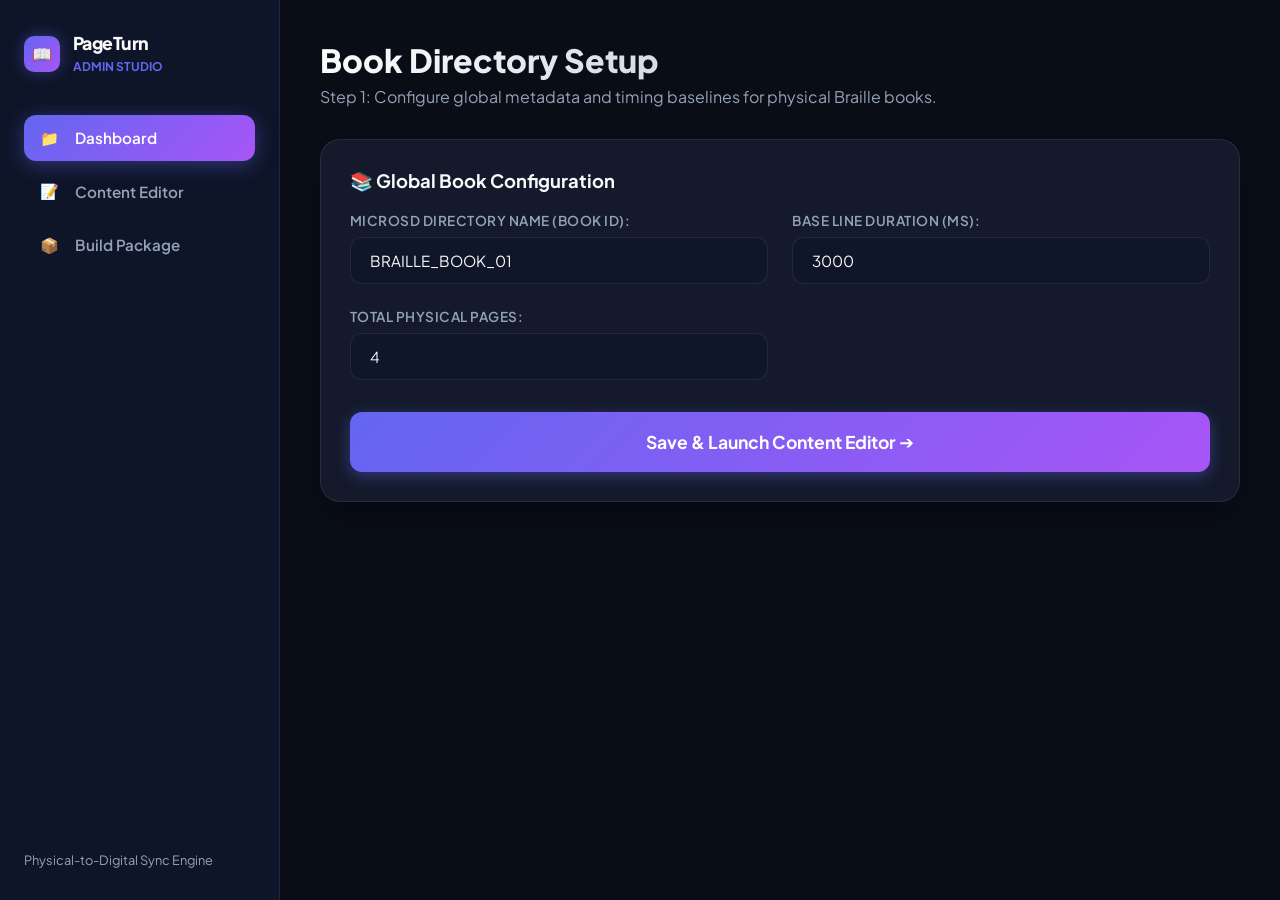
<file: index.html>
<!DOCTYPE html>
<html lang="en">
<head>
    <meta charset="UTF-8">
    <meta name="viewport" content="width=device-width, initial-scale=1.0">
    <title>Dashboard | Smart Page-Turn Studio</title>
    <link href="https://fonts.googleapis.com/css2?family=Plus+Jakarta+Sans:wght@400;600;700;800&display=swap" rel="stylesheet">
    <link rel="stylesheet" href="1.css">
</head>
<body>

    <aside class="sidebar">
        <div>
            <div class="brand">
                <div class="brand-logo">📖</div>
                <div class="brand-text">
                    <h2>PageTurn</h2>
                    <span>Admin Studio</span>
                </div>
            </div>
            <nav class="nav-menu">
                <a href="index1.html" class="nav-link active"><span>📁</span> Dashboard</a>
                <a href="editor.html" class="nav-link"><span>📝</span> Content Editor</a>
                <a href="export.html" class="nav-link"><span>📦</span> Build Package</a>
            </nav>
        </div>
        <div style="font-size: 0.8rem; color: var(--text-muted);">
            Physical-to-Digital Sync Engine
        </div>
    </aside>

    <main class="main-content">
        <header class="page-header">
            <h1 class="page-title">Book Directory Setup</h1>
            <p class="page-desc">Step 1: Configure global metadata and timing baselines for physical Braille books.</p>
        </header>

        <form id="bookForm" class="glass-panel">
            <h2 class="panel-title">📚 Global Book Configuration</h2>
            
            <div class="form-grid">
                <div class="form-group">
                    <label>MicroSD Directory Name (Book ID):</label>
                    <input type="text" id="bookFolder" value="BRAILLE_BOOK_01" required>
                </div>
                <div class="form-group">
                    <label>Base Line Duration (ms):</label>
                    <input type="number" id="defaultLineTime" value="3000" required>
                </div>
                <div class="form-group">
                    <label>Total Physical Pages:</label>
                    <input type="number" id="pageCount" value="4" min="1" max="50" required>
                </div>
            </div>

            <button type="submit" class="btn btn-large" style="margin-top: 2rem;">Save & Launch Content Editor ➔</button>
        </form>
    </main>

    <script src="1.js"></script>
    <script>
        document.getElementById('bookForm').addEventListener('submit', (e) => {
            e.preventDefault();
            saveBookConfig({
                title: document.getElementById('bookFolder').value.trim().replace(/\s+/g, '_'),
                lineTime: parseInt(document.getElementById('defaultLineTime').value),
                totalPages: parseInt(document.getElementById('pageCount').value)
            });
            window.location.href = 'editor.html';
        });
    </script>
</body>
</html>
</file>
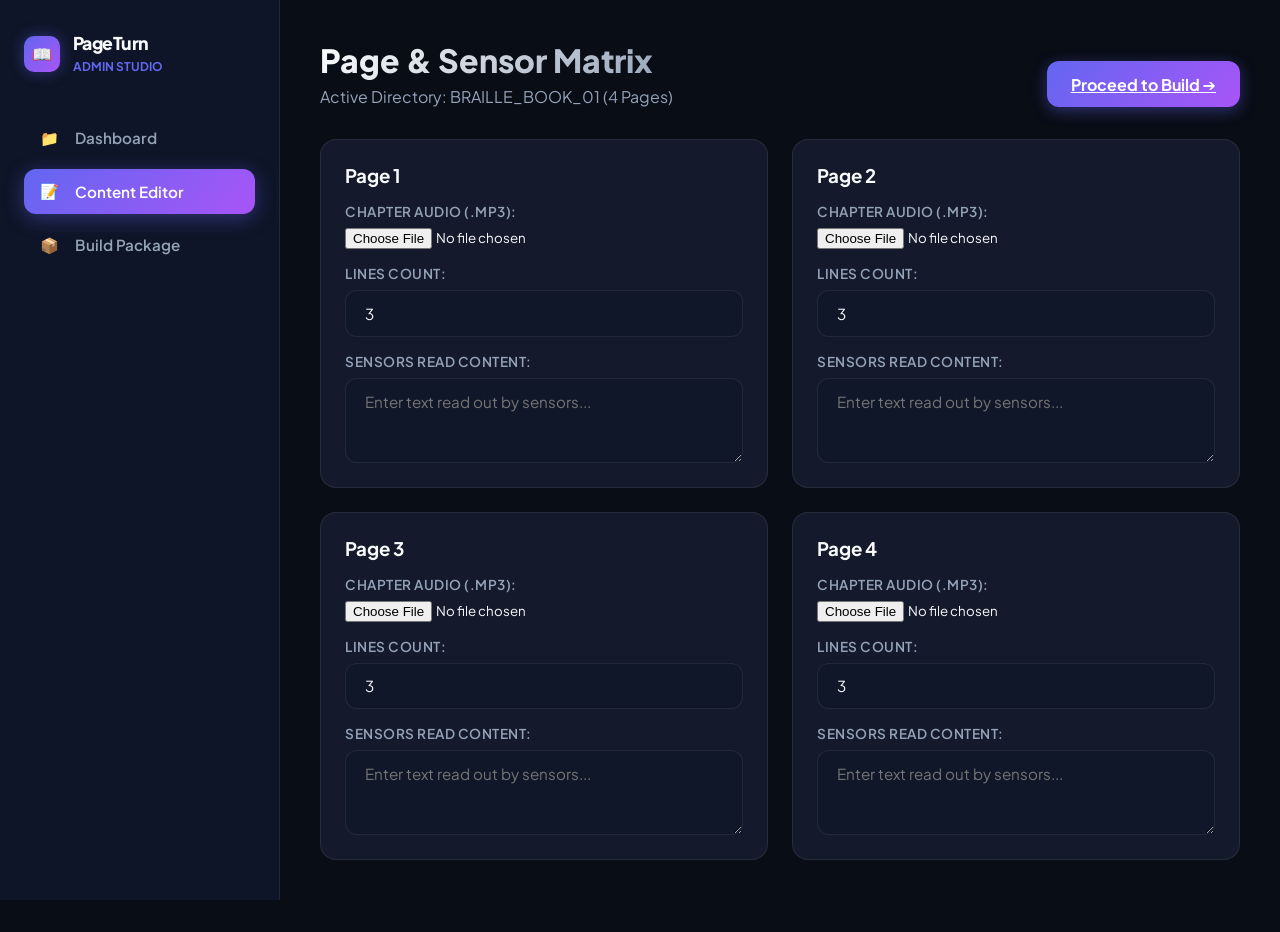
<file: 1ed.html>
<!DOCTYPE html>
<html lang="en">
<head>
    <meta charset="UTF-8">
    <title>Content Editor | Smart Page-Turn Studio</title>
    <link href="https://fonts.googleapis.com/css2?family=Plus+Jakarta+Sans:wght@400;600;700;800&display=swap" rel="stylesheet">
    <link rel="stylesheet" href="1.css">
</head>
<body>

    <aside class="sidebar">
        <div>
            <div class="brand">
                <div class="brand-logo">📖</div>
                <div class="brand-text">
                    <h2>PageTurn</h2>
                    <span>Admin Studio</span>
                </div>
            </div>
            <nav class="nav-menu">
                <a href="index.html" class="nav-link"><span>📁</span> Dashboard</a>
                <a href="editor.html" class="nav-link active"><span>📝</span> Content Editor</a>
                <a href="export.html" class="nav-link"><span>📦</span> Build Package</a>
            </nav>
        </div>
    </aside>

    <main class="main-content">
        <header class="page-header" style="display: flex; justify-content: space-between; align-items: flex-end;">
            <div>
                <h1 class="page-title">Page & Sensor Matrix</h1>
                <p class="page-desc" id="bookSubtitle">Configuring Book Data...</p>
            </div>
            <a href="export.html" class="btn">Proceed to Build ➔</a>
        </header>

        <div class="card-grid" id="editorGrid"></div>
    </main>

    <script src="1.js"></script>
    <script>
        document.addEventListener('DOMContentLoaded', () => {
            const config = getBookConfig();
            document.getElementById('bookSubtitle').innerText = `Active Directory: ${config.title} (${config.totalPages} Pages)`;

            const grid = document.getElementById('editorGrid');
            for (let p = 1; p <= config.totalPages; p++) {
                grid.innerHTML += `
                    <div class="editor-card">
                        <h3>Page ${p}</h3>
                        <div class="form-group">
                            <label>Chapter Audio (.mp3):</label>
                            <input type="file" accept="audio/mp3" onchange="saveAudioTrack(${p}, event)">
                        </div>
                        <div class="form-group">
                            <label>Lines Count:</label>
                            <input type="number" value="3" id="lines-p${p}">
                        </div>
                        <div class="form-group">
                            <label>Sensors Read Content:</label>
                            <textarea rows="3" id="text-p${p}" placeholder="Enter text read out by sensors..."></textarea>
                        </div>
                    </div>
                `;
            }
        });
    </script>
</body>
</html>
</file>
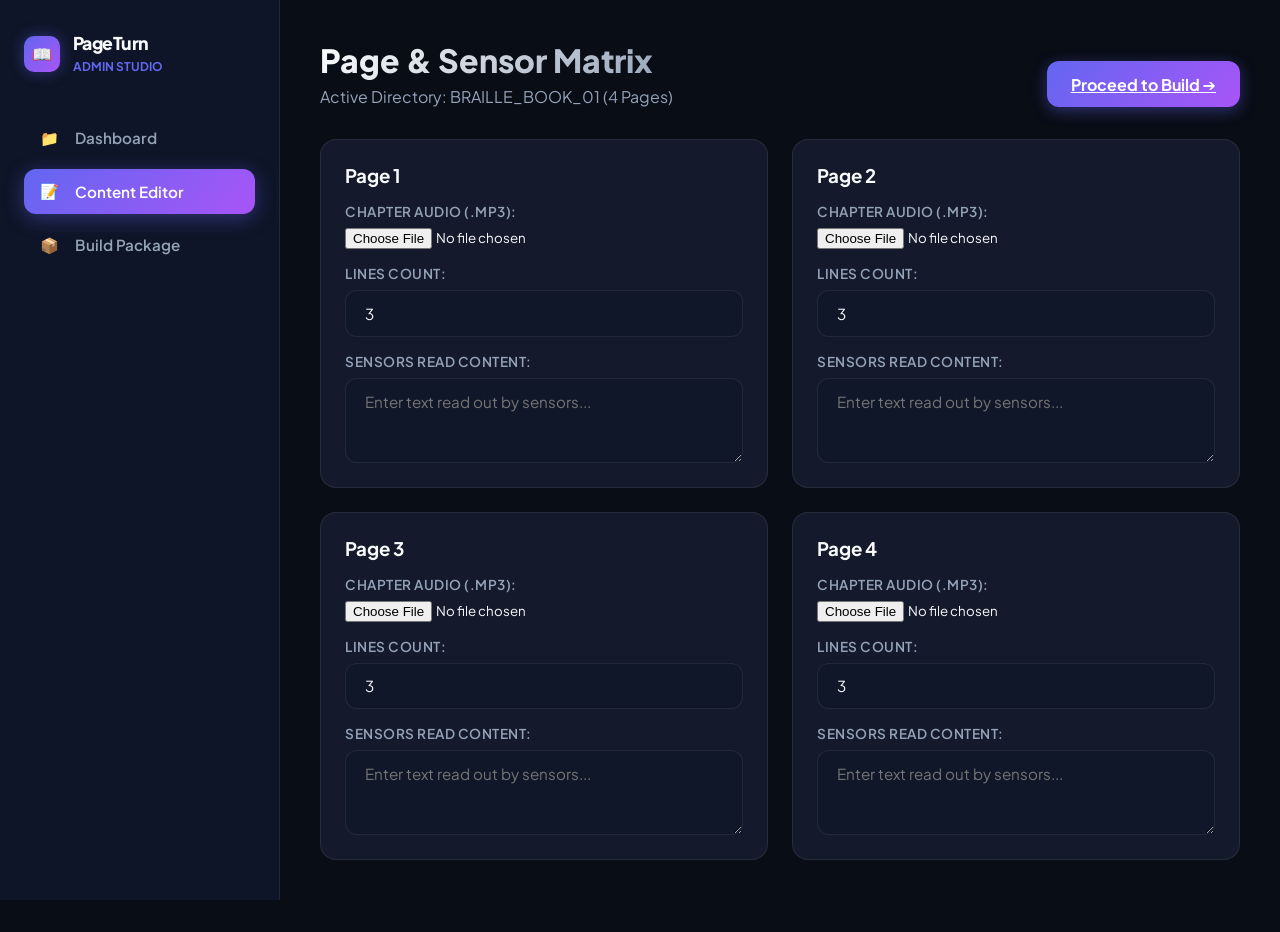
<file: editor.html>
<!DOCTYPE html>
<html lang="en">
<head>
    <meta charset="UTF-8">
    <title>Content Editor | Smart Page-Turn Studio</title>
    <link href="https://fonts.googleapis.com/css2?family=Plus+Jakarta+Sans:wght@400;600;700;800&display=swap" rel="stylesheet">
    <link rel="stylesheet" href="1.css">
</head>
<body>

    <aside class="sidebar">
        <div>
            <div class="brand">
                <div class="brand-logo">📖</div>
                <div class="brand-text">
                    <h2>PageTurn</h2>
                    <span>Admin Studio</span>
                </div>
            </div>
            <nav class="nav-menu">
                <a href="index.html" class="nav-link"><span>📁</span> Dashboard</a>
                <a href="editor.html" class="nav-link active"><span>📝</span> Content Editor</a>
                <a href="export.html" class="nav-link"><span>📦</span> Build Package</a>
            </nav>
        </div>
    </aside>

    <main class="main-content">
        <header class="page-header" style="display: flex; justify-content: space-between; align-items: flex-end;">
            <div>
                <h1 class="page-title">Page & Sensor Matrix</h1>
                <p class="page-desc" id="bookSubtitle">Configuring Book Data...</p>
            </div>
            <a href="export.html" class="btn">Proceed to Build ➔</a>
        </header>

        <div class="card-grid" id="editorGrid"></div>
    </main>

    <script src="1.js"></script>
    <script>
        document.addEventListener('DOMContentLoaded', () => {
            const config = getBookConfig();
            document.getElementById('bookSubtitle').innerText = `Active Directory: ${config.title} (${config.totalPages} Pages)`;

            const grid = document.getElementById('editorGrid');
            for (let p = 1; p <= config.totalPages; p++) {
                grid.innerHTML += `
                    <div class="editor-card">
                        <h3>Page ${p}</h3>
                        <div class="form-group">
                            <label>Chapter Audio (.mp3):</label>
                            <input type="file" accept="audio/mp3" onchange="saveAudioTrack(${p}, event)">
                        </div>
                        <div class="form-group">
                            <label>Lines Count:</label>
                            <input type="number" value="3" id="lines-p${p}">
                        </div>
                        <div class="form-group">
                            <label>Sensors Read Content:</label>
                            <textarea rows="3" id="text-p${p}" placeholder="Enter text read out by sensors..."></textarea>
                        </div>
                    </div>
                `;
            }
        });
    </script>
</body>
</html>
</file>
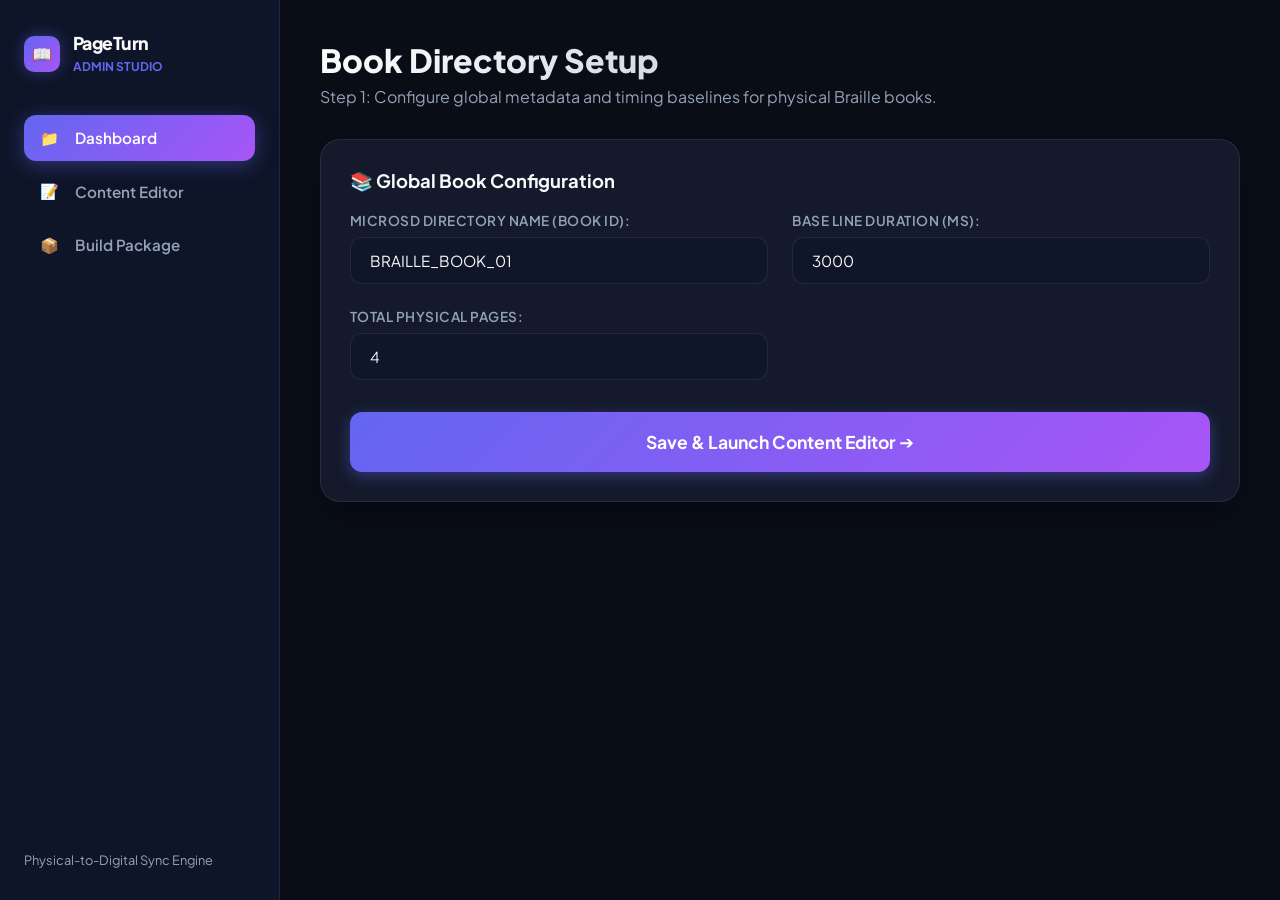
<file: index1.html>
<!DOCTYPE html>
<html lang="en">
<head>
    <meta charset="UTF-8">
    <meta name="viewport" content="width=device-width, initial-scale=1.0">
    <title>Dashboard | Smart Page-Turn Studio</title>
    <link href="https://fonts.googleapis.com/css2?family=Plus+Jakarta+Sans:wght@400;600;700;800&display=swap" rel="stylesheet">
    <link rel="stylesheet" href="1.css">
</head>
<body>

    <aside class="sidebar">
        <div>
            <div class="brand">
                <div class="brand-logo">📖</div>
                <div class="brand-text">
                    <h2>PageTurn</h2>
                    <span>Admin Studio</span>
                </div>
            </div>
            <nav class="nav-menu">
                <a href="index1.html" class="nav-link active"><span>📁</span> Dashboard</a>
                <a href="1ed.html" class="nav-link"><span>📝</span> Content Editor</a>
                <a href="1ex.html" class="nav-link"><span>📦</span> Build Package</a>
            </nav>
        </div>
        <div style="font-size: 0.8rem; color: var(--text-muted);">
            Physical-to-Digital Sync Engine
        </div>
    </aside>

    <main class="main-content">
        <header class="page-header">
            <h1 class="page-title">Book Directory Setup</h1>
            <p class="page-desc">Step 1: Configure global metadata and timing baselines for physical Braille books.</p>
        </header>

        <form id="bookForm" class="glass-panel">
            <h2 class="panel-title">📚 Global Book Configuration</h2>
            
            <div class="form-grid">
                <div class="form-group">
                    <label>MicroSD Directory Name (Book ID):</label>
                    <input type="text" id="bookFolder" value="BRAILLE_BOOK_01" required>
                </div>
                <div class="form-group">
                    <label>Base Line Duration (ms):</label>
                    <input type="number" id="defaultLineTime" value="3000" required>
                </div>
                <div class="form-group">
                    <label>Total Physical Pages:</label>
                    <input type="number" id="pageCount" value="4" min="1" max="50" required>
                </div>
            </div>

            <button type="submit" class="btn btn-large" style="margin-top: 2rem;">Save & Launch Content Editor ➔</button>
        </form>
    </main>

    <script src="1.js"></script>
    <script>
        document.getElementById('bookForm').addEventListener('submit', (e) => {
            e.preventDefault();
            saveBookConfig({
                title: document.getElementById('bookFolder').value.trim().replace(/\s+/g, '_'),
                lineTime: parseInt(document.getElementById('defaultLineTime').value),
                totalPages: parseInt(document.getElementById('pageCount').value)
            });
            window.location.href = 'editor.html';
        });
    </script>
</body>
</html>
</file>
<file: 1.css>
:root {
    --bg-dark: #090d16;
    --panel-bg: rgba(26, 34, 53, 0.7);
    --panel-border: rgba(255, 255, 255, 0.08);
    --card-bg: rgba(15, 23, 42, 0.8);
    --accent: #6366f1;
    --accent-glow: rgba(99, 102, 241, 0.4);
    --accent-gradient: linear-gradient(135deg, #6366f1, #a855f7);
    --text-primary: #f8fafc;
    --text-muted: #94a3b8;
    --success: #10b981;
    --danger: #ef4444;
}

* {
    box-sizing: border-box;
    margin: 0;
    padding: 0;
    font-family: 'Plus Jakarta Sans', 'Segoe UI', system-ui, -apple-system, sans-serif;
}

body {
    background-color: var(--bg-dark);
    color: var(--text-primary);
    min-height: 100vh;
    display: flex;
    overflow-x: hidden;
}

/* Sidebar Navigation Layout */
.sidebar {
    width: 280px;
    background: rgba(15, 23, 42, 0.95);
    border-right: 1px solid var(--panel-border);
    padding: 2rem 1.5rem;
    display: flex;
    flex-direction: column;
    justify-content: space-between;
    backdrop-filter: blur(12px);
    position: fixed;
    height: 100vh;
}

.brand {
    display: flex;
    align-items: center;
    gap: 0.8rem;
    margin-bottom: 2.5rem;
}

.brand-logo {
    width: 36px;
    height: 36px;
    background: var(--accent-gradient);
    border-radius: 10px;
    display: grid;
    place-items: center;
    box-shadow: 0 0 15px var(--accent-glow);
}

.brand-text h2 {
    font-size: 1.1rem;
    font-weight: 800;
    letter-spacing: -0.5px;
}

.brand-text span {
    font-size: 0.75rem;
    color: var(--accent);
    text-transform: uppercase;
    font-weight: 700;
}

.nav-menu {
    display: flex;
    flex-direction: column;
    gap: 0.5rem;
}

.nav-link {
    display: flex;
    align-items: center;
    gap: 1rem;
    padding: 0.8rem 1rem;
    color: var(--text-muted);
    text-decoration: none;
    border-radius: 12px;
    font-weight: 600;
    font-size: 0.95rem;
    transition: all 0.3s cubic-bezier(0.4, 0, 0.2, 1);
}

.nav-link:hover {
    color: var(--text-primary);
    background: rgba(255, 255, 255, 0.05);
    transform: translateX(4px);
}

.nav-link.active {
    color: #fff;
    background: var(--accent-gradient);
    box-shadow: 0 4px 20px var(--accent-glow);
}

/* Main Content Area */
.main-content {
    margin-left: 280px;
    flex: 1;
    padding: 2.5rem;
    max-width: 1100px;
    animation: fadeIn 0.5s ease-out;
}

.page-header {
    margin-bottom: 2rem;
}

.page-title {
    font-size: 2rem;
    font-weight: 800;
    background: linear-gradient(135deg, #fff, #94a3b8);
    -webkit-background-clip: text;
    -webkit-text-fill-color: transparent;
}

.page-desc {
    color: var(--text-muted);
    margin-top: 0.4rem;
}

/* Glassmorphism Panels */
.glass-panel {
    background: var(--panel-bg);
    border: 1px solid var(--panel-border);
    border-radius: 20px;
    padding: 1.8rem;
    margin-bottom: 1.8rem;
    backdrop-filter: blur(16px);
    box-shadow: 0 20px 40px -15px rgba(0, 0, 0, 0.5);
}

.panel-title {
    font-size: 1.15rem;
    font-weight: 700;
    margin-bottom: 1.2rem;
    display: flex;
    align-items: center;
    gap: 0.6rem;
}

/* Form Controls & Inputs */
.form-grid {
    display: grid;
    grid-template-columns: repeat(auto-fit, minmax(280px, 1fr));
    gap: 1.5rem;
}

.form-group {
    display: flex;
    flex-direction: column;
    gap: 0.5rem;
}

.form-group label {
    font-size: 0.85rem;
    font-weight: 600;
    color: var(--text-muted);
    text-transform: uppercase;
    letter-spacing: 0.5px;
}

input[type="text"], input[type="number"], textarea {
    background: var(--card-bg);
    border: 1px solid var(--panel-border);
    padding: 0.8rem 1.2rem;
    border-radius: 12px;
    color: var(--text-primary);
    font-size: 0.95rem;
    outline: none;
    transition: all 0.3s ease;
}

input:focus, textarea:focus {
    border-color: var(--accent);
    box-shadow: 0 0 0 4px var(--accent-glow);
}

/* Page Card Grid & Animations */
.card-grid {
    display: grid;
    grid-template-columns: repeat(auto-fill, minmax(320px, 1fr));
    gap: 1.5rem;
    margin-bottom: 2rem;
}

.editor-card {
    background: var(--panel-bg);
    border: 1px solid var(--panel-border);
    border-radius: 16px;
    padding: 1.5rem;
    display: flex;
    flex-direction: column;
    gap: 1rem;
    transition: all 0.3s cubic-bezier(0.4, 0, 0.2, 1);
    position: relative;
    overflow: hidden;
}

.editor-card:hover {
    transform: translateY(-6px);
    border-color: rgba(99, 102, 241, 0.4);
    box-shadow: 0 15px 30px -10px var(--accent-glow);
}

.editor-card.loaded {
    border-color: var(--success);
    background: rgba(16, 185, 129, 0.05);
}

/* Buttons */
.btn {
    background: var(--accent-gradient);
    color: #fff;
    border: none;
    padding: 0.8rem 1.5rem;
    border-radius: 12px;
    font-weight: 700;
    cursor: pointer;
    transition: all 0.3s ease;
    display: inline-flex;
    align-items: center;
    gap: 0.5rem;
    box-shadow: 0 4px 15px var(--accent-glow);
}

.btn:hover {
    transform: translateY(-2px);
    box-shadow: 0 8px 25px var(--accent-glow);
}

.btn-secondary {
    background: rgba(255, 255, 255, 0.05);
    border: 1px solid var(--panel-border);
    box-shadow: none;
}

.btn-secondary:hover {
    background: rgba(255, 255, 255, 0.1);
    box-shadow: none;
}

.btn-large {
    width: 100%;
    padding: 1.2rem;
    font-size: 1.1rem;
    justify-content: center;
}

@keyframes fadeIn {
    from { opacity: 0; transform: translateY(12px); }
    to { opacity: 1; transform: translateY(0); }
</file>
